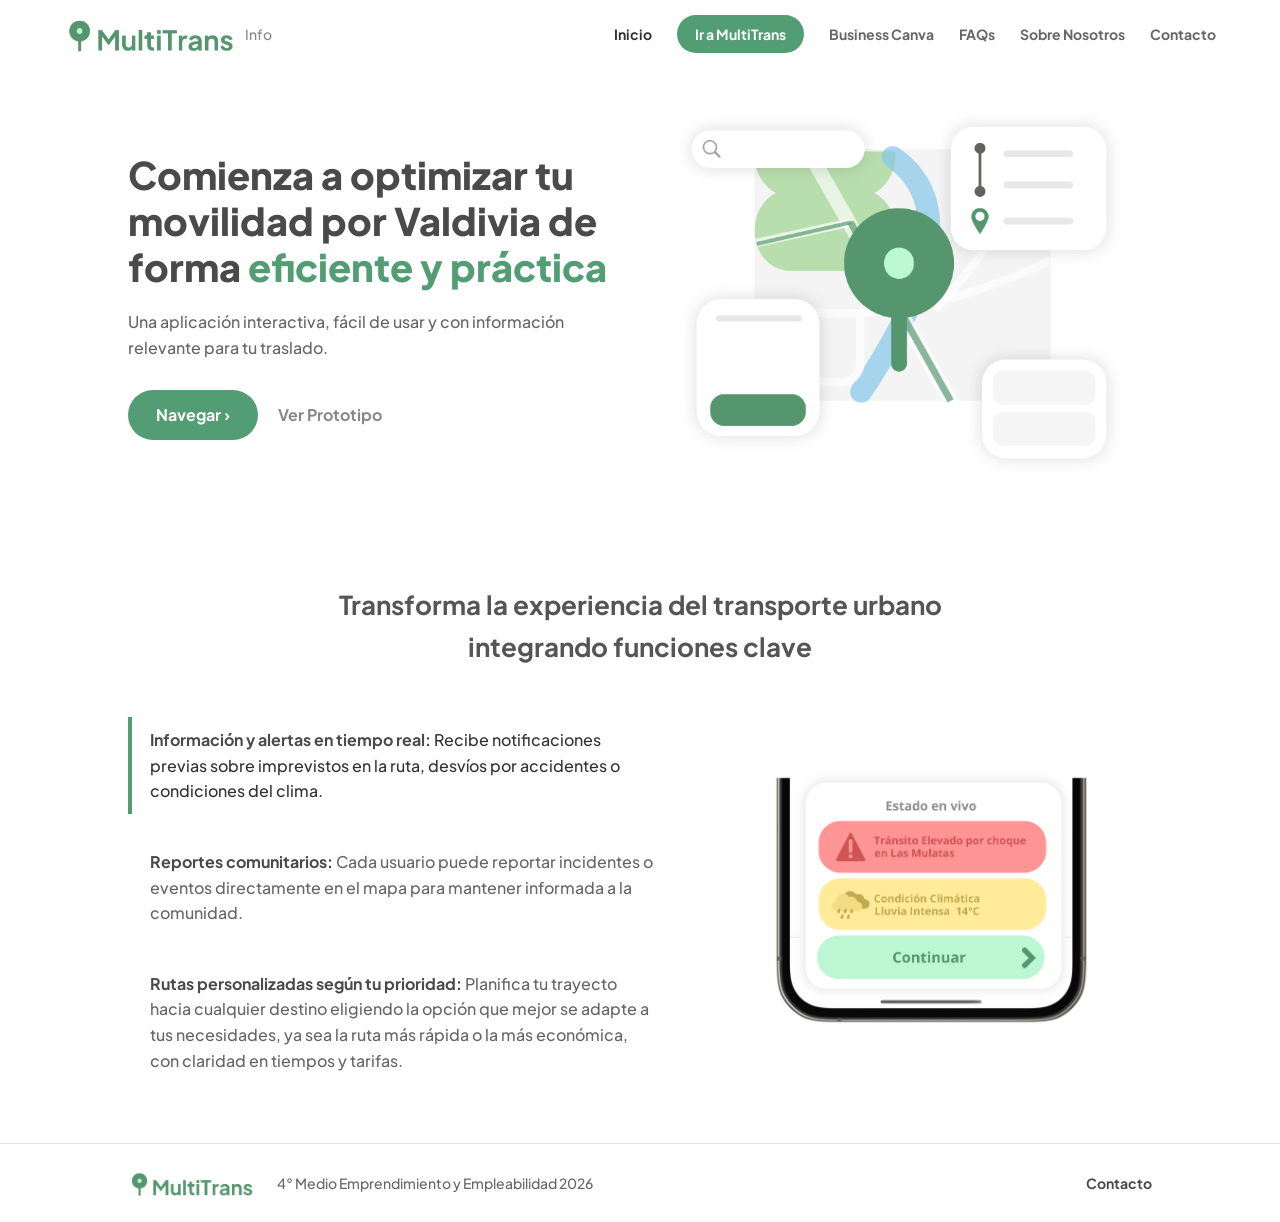
<file: MultiTransInfo/index.html>
<!DOCTYPE html>
<html lang="es">
<head>
  <meta charset="UTF-8">
  <meta name="viewport" content="width=device-width, initial-scale=1.0">
  <title>MultiTrans - Movilidad Urbana en Valdivia</title>

  <!-- Favicon / Ícono de la pestaña -->
  <link rel="icon" type="image/png" href="imagenes/logoicono.png">

  <!-- Fuente Plus Jakarta Sans (Medium: 500, Bold: 700, ExtraBold: 800) -->
  <link rel="preconnect" href="https://fonts.googleapis.com">
  <link rel="preconnect" href="https://fonts.gstatic.com" crossorigin>
  <link href="https://fonts.googleapis.com/css2?family=Plus+Jakarta+Sans:wght@500;700;800&display=swap" rel="stylesheet">

  <link rel="stylesheet" href="css/styles.css">
</head>
<body>

  <!-- Encabezado / Navegación -->
  <header class="navbar">
      <a href="index.html" class="logo-container">
      <img src="imagenes/logo.png" alt="MultiTrans Logo" class="logo-img">
      <span class="logo-text-extra">Info</span>
    </a>

    <!-- Botón Hamburguesa Móvil -->
    <button class="menu-toggle" aria-label="Abrir menú">
      <span class="bar"></span>
      <span class="bar"></span>
      <span class="bar"></span>
    </button>

    <nav class="nav-links">
      <a href="index.html" class="active">Inicio</a>
      <a href="https://multitransapp.netlify.app/" class="btn-green-nav">Ir a MultiTrans</a>
      <a href="./businesscanva/index.html">Business Canva</a>
      <a href="./faqs/index.html">FAQs</a>
      <a href="./sobrenosotros/index.html">Sobre Nosotros</a>
      <a href="./contacto/index.html">Contacto</a>
    </nav>
  </header>

  <main>
    <!-- Sección Principal / Hero -->
    <section class="hero">
      <div class="hero-content">
        <h1>Comienza a optimizar tu movilidad por Valdivia de forma <span>eficiente y práctica</span></h1>
        <p>Una aplicación interactiva, fácil de usar y con información relevante para tu traslado.</p>
        <div class="hero-buttons">
          <a href="../MultiTransApp/index.html" class="btn-primary">Navegar &rsaquo;</a>
          <a href="#" class="btn-secondary">Ver Prototipo</a>
        </div>
      </div>
      <div class="hero-image">
        <img src="imagenes/hero-ilustration.png" alt="Ilustración de movilidad urbana y mapa">
      </div>
    </section>

    <!-- Sección Interactiva: Funciones Clave -->
    <section class="features-section">
      <h2 class="section-title">Transforma la experiencia del transporte urbano integrando funciones clave</h2>

      <div class="interactive-container">
        <!-- Lista de Opciones (Izquierda) -->
        <div class="feature-options">
          <div class="feature-item active" data-image="imagenes/app-informacion-alertas.png">
            <p><strong>Información y alertas en tiempo real:</strong> Recibe notificaciones previas sobre imprevistos en la ruta, desvíos por accidentes o condiciones del clima.</p>
          </div>
          <div class="feature-item" data-image="imagenes/app-reportes-comunitarios.png">
            <p><strong>Reportes comunitarios:</strong> Cada usuario puede reportar incidentes o eventos directamente en el mapa para mantener informada a la comunidad.</p>
          </div>
          <div class="feature-item" data-image="imagenes/app-rutas-personalizadas.png">
            <p><strong>Rutas personalizadas según tu prioridad:</strong> Planifica tu trayecto hacia cualquier destino eligiendo la opción que mejor se adapte a tus necesidades, ya sea la ruta más rápida o la más económica, con claridad en tiempos y tarifas.</p>
          </div>
        </div>

        <!-- Muestra de Pantalla de la App (Derecha) -->
            <div class="app-preview-container">
                <div class="image-wrapper">
                    <img id="app-screen-back" class="app-screen" src="imagenes/app-informacion-alertas.png" alt="Pantalla de fondo">
                    <img id="app-screen-front" class="app-screen" src="imagenes/app-informacion-alertas.png" alt="Pantalla frontal">
                </div>
            </div>
    </section>
  </main>

  <!-- Pie de página -->
  <footer class="footer">
  <div class="footer-content">
    <div class="footer-left">
      <a href="index.html" class="footer-logo-link">
        <img src="imagenes/logo.png" alt="MultiTrans Logo" class="footer-logo">
      </a>
      <span class="footer-subtext">4° Medio Emprendimiento y Empleabilidad 2026</span>
    </div>
    <div class="footer-right">
      <a href="contacto/index.html">Contacto</a>
    </div>
  </div>
</footer>

  <script src="js/main.js"></script>
</body>
</html>
</file>
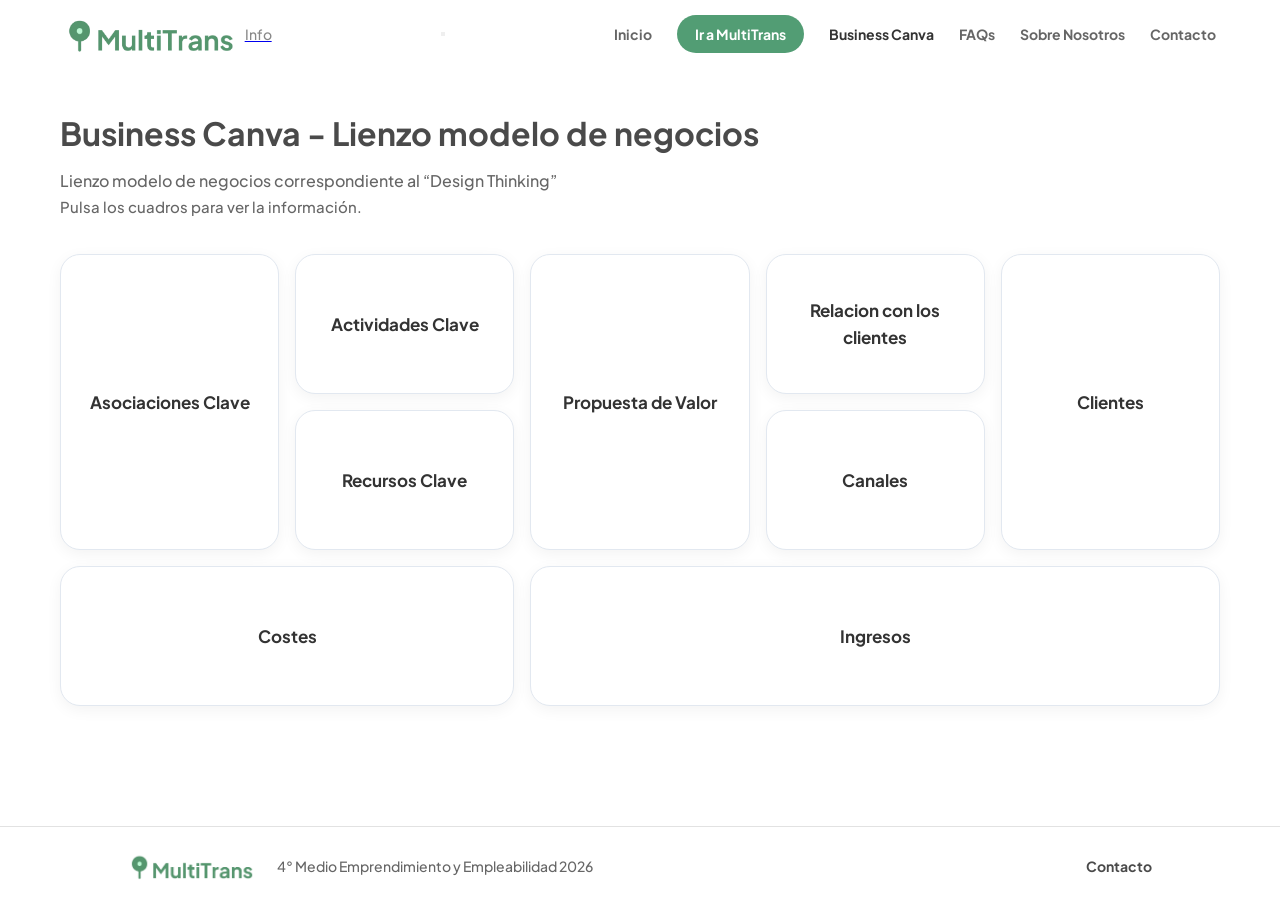
<file: MultiTransInfo/businesscanva/index.html>
<!DOCTYPE html>
<html lang="es">
<head>
  <meta charset="UTF-8">
  <meta name="viewport" content="width=device-width, initial-scale=1.0">
  <title>Business Canva - MultiTrans</title>

  <!-- Favicon / Ícono de la pestaña -->
  <link rel="icon" type="image/png" href="../imagenes/logoicono.png">
  
  <!-- Fuente Plus Jakarta Sans -->
  <link rel="preconnect" href="https://fonts.googleapis.com">
  <link rel="preconnect" href="https://fonts.gstatic.com" crossorigin>
  <link href="https://fonts.googleapis.com/css2?family=Plus+Jakarta+Sans:wght@500;700;800&display=swap" rel="stylesheet">

  <!-- CSS desde la carpeta raíz css/ -->
  <link rel="stylesheet" href="../css/estilosbusinesscanva.css">
</head>
<body>

  <!-- Encabezado / Navegación -->
  <header class="navbar">
    <a href="../index.html" class="logo-container">
    <img src="../imagenes/logo.png" alt="MultiTrans Logo" class="logo-img">
    <span class="logo-text-extra">Info</span>
  </a>

    <!-- Botón del Menú Hamburguesa -->
  <button class="menu-toggle" aria-label="Abrir menú">
    <span class="bar"></span>
    <span class="bar"></span>
    <span class="bar"></span>
  </button>
  
    <nav class="nav-links">
      <a href="../index.html">Inicio</a>
      <a href="https://multitransapp.netlify.app/" class="btn-green-nav">Ir a MultiTrans</a>
      <a href="./index.html" class="active">Business Canva</a>
      <a href="../faqs/index.html">FAQs</a>
      <a href="../sobrenosotros/index.html">Sobre Nosotros</a>
      <a href="../contacto/index.html">Contacto</a>
    </nav>
  </header>

  <main class="canva-container">
    <section class="canva-header">
      <h1>Business Canva - Lienzo modelo de negocios</h1>
      <p class="subtitle-main">Lienzo modelo de negocios correspondiente al “Design Thinking”</p>
      <p class="subtitle-sub">Pulsa los cuadros para ver la información.</p>
    </section>

    <!-- Grilla del Lienzo Canva -->
    <div class="canva-grid">
      <!-- 1. Asociaciones Clave -->
      <div class="canva-card card-asociaciones" data-modal="modal-asociaciones">
        <h3>Asociaciones Clave</h3>
      </div>

      <!-- 2. Actividades Clave -->
      <div class="canva-card card-actividades" data-modal="modal-actividades">
        <h3>Actividades Clave</h3>
      </div>

      <!-- 3. Recursos Clave -->
      <div class="canva-card card-recursos" data-modal="modal-recursos">
        <h3>Recursos Clave</h3>
      </div>

      <!-- 4. Propuesta de Valor -->
      <div class="canva-card card-valor" data-modal="modal-valor">
        <h3>Propuesta de Valor</h3>
      </div>

      <!-- 5. Relacion con los clientes -->
      <div class="canva-card card-relacion" data-modal="modal-relacion">
        <h3>Relacion con los clientes</h3>
      </div>

      <!-- 6. Canales -->
      <div class="canva-card card-canales" data-modal="modal-canales">
        <h3>Canales</h3>
      </div>

      <!-- 7. Clientes -->
      <div class="canva-card card-clientes" data-modal="modal-clientes">
        <h3>Clientes</h3>
      </div>

      <!-- 8. Costes -->
      <div class="canva-card card-costes" data-modal="modal-costes">
        <h3>Costes</h3>
      </div>

      <!-- 9. Ingresos -->
      <div class="canva-card card-ingresos" data-modal="modal-ingresos">
        <h3>Ingresos</h3>
      </div>
    </div>
  </main>

  <!-- Ventana Modal Emergente -->
  <div id="modal-overlay" class="modal-overlay">
    <div class="modal-box">
      <button id="modal-close" class="modal-close">&times;</button>
      <h2 id="modal-title"></h2>
      <div id="modal-body" class="modal-body"></div>
    </div>
  </div>

  <!-- Contenido Oculto para las Ventanas Modales -->
  <div id="modals-data" style="display: none;">
    <div id="modal-asociaciones" data-title="Asociaciones Clave">
      <p>Seremi de Transportes y Telecomunicaciones / Municipalidad de Valdivia: Apoyo institucional e integración de datos públicos.</p>
      <p>Líneas de micros y gremios de colectivos: Disposición para compartir o instalar sensores GPS y validar recorridos.</p>
      <p>Paraderos de mapas e infraestructura cloud: Google Mapas API, Mapbox, AWS, OpenStreetMap o Google Cloud.</p>
    </div>

    <div id="modal-actividades" data-title="Actividades Clave">
      <p>Desarrollo y mantenimiento de Software: Actualizaciones constantes de la app para asegurar precisión y estabilidad.</p>
      <p>Gestión de datos e integraciones: Calibración de señal GPS y mantenimiento de rutas / tarifas actualizadas.</p>
      <p>Marketing y adquisición de usuarios: Campañas locales de adopción en la app.</p>
    </div>

    <div id="modal-recursos" data-title="Recursos Clave">
      <p>Tecnología e Infraestructura: Algoritmos de enrutamiento, servidores y la aplicación móvil (iOS / Android)</p>
      <p>Datos GPS en tiempo real: Integración con los dispositivos GPS instalados en micros y colectivos.</p>
      <p>Base de datos de rutas y tarifas: Información actualizada de líneas, recorridos y costos de pasaje en Valdivia</p>
    </div>

    <div id="modal-valor" data-title="Propuesta de valor">
      <p>MultiTrans optimiza la movilidad urbana en Valdivia
         ofreciendo visibilidad en tiempo real (GPS) del transporte público 
         (micros y colectivos de todas las líneas), cálculo de tiempos de viaje, tarifas e itinerarios detallados en una sola plataforma.</p>
    </div>

    <div id="modal-relacion" data-title="Relacion con los clientes">
      <p>Automática y Self-Service: INterfaz intuitiva, alertas de tiempos de llegada y notificaciones contextuales.</p>
      <p>Colaborativa / Comunitaria: Opción para que los usuarios reporten desvíos, tacos o contingencias en la ruta.</p>
    </div>

    <div id="modal-canales" data-title="Canales">
      <p>Aplicación móvil (iOS / Android).</p>
      <p>Sitio web oficial e informativo.</p>
      <p>Campañas de difusión en paraderos y transporte público.</p>
    </div>

    <div id="modal-clientes" data-title="Clientes">
      <p>Usuarios / Pasajeros: Residentes de Valdivia, estudiantes universitarios, adultos mayores y turistas que necesitan desplazarse de forma eficiente</p>
      <p>Conductores y Líneas de transporte: Sindicatos o líneas de micros y colectivos que buscan visibilidad, métricas de demanda o un canal directo de comunicación con el usuario.</p>
      <p>Difusión Local: Alianzas con federaciones de estudiantes (F.E U.A.C.h), paraderos de micros,
         redes sociales orientadas a la comunidad valdiviana (Grupos de avisos).</p>
      <p>Comercios locales / Anunciantes: Negocios en Valdivia interesados en promocionarse según la ubicación del usuario. (Opcional)</p>
    </div>

    <div id="modal-costes" data-title="Costes">
      <p>Servicios de infraestructura y mapas: Licencias de API de mapas y alojamiento en la nube.</p>
      <p>Desarrollo y soporte técnico: Mantenimiento, corrección de errores y nuevas funcionalidades.</p>
      <p>Marketing y difusión: Costos de adquisición de usuarios en la zona.</p>
    </div>

    <div id="modal-ingresos" data-title="Ingresos">
      <p>Freemium / Publicidad Geo-Localizada: Anuncios de comercios locales de Valdivia integrados en el mapa o en la búsqueda de rutas.</p>
      <p>B2B / Data Analytics: Ventas de reportes anonimizados de movilidad urbana a la Municipalidad,
         Seremi de Transporte o las propias líneas de micro / colectivos para optimizar sus flotas.</p>
    </div>
  </div>

  <!-- Pie de página -->
  <footer class="footer">
  <div class="footer-content">
    <div class="footer-left">
      <a href="../index.html" class="footer-logo-link">
        <img src="../imagenes/logo.png" alt="MultiTrans Logo" class="footer-logo">
      </a>
      <span class="footer-subtext">4° Medio Emprendimiento y Empleabilidad 2026</span>
    </div>
    <div class="footer-right">
      <a href="../contacto/index.html">Contacto</a>
    </div>
  </div>
</footer>

  <!-- Script desde la carpeta raíz js/ -->
  <script src="../js/canva.js"></script>
</body>
</html>
</file>
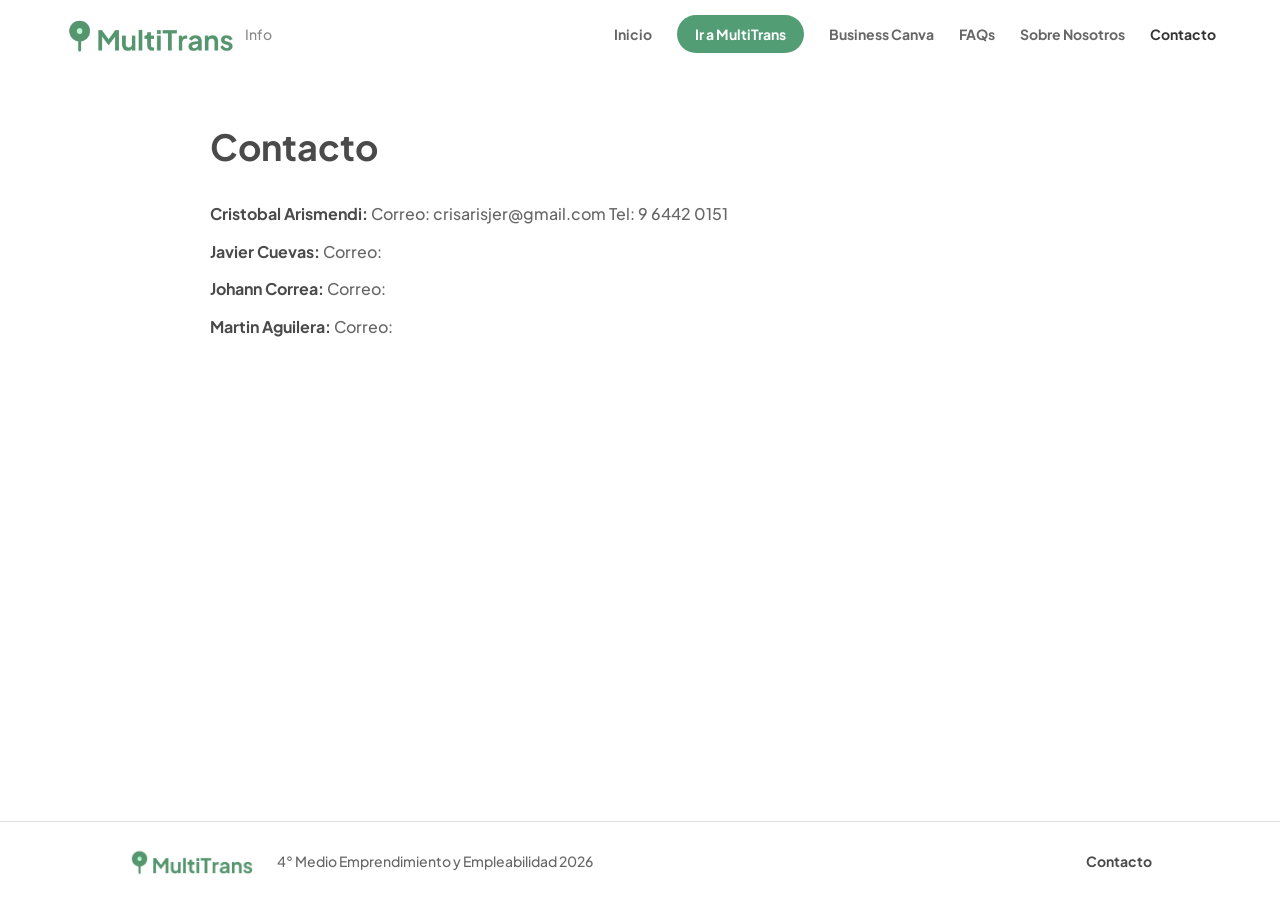
<file: MultiTransInfo/contacto/index.html>
<!DOCTYPE html>
<html lang="es">
<head>
  <meta charset="UTF-8">
  <meta name="viewport" content="width=device-width, initial-scale=1.0">
  <title>Contacto - MultiTrans</title>

  <!-- Favicon / Ícono de la pestaña -->
  <link rel="icon" type="image/png" href="../imagenes/logoicono.png">

  <!-- Fuente Plus Jakarta Sans -->
  <link rel="preconnect" href="https://fonts.googleapis.com">
  <link rel="preconnect" href="https://fonts.gstatic.com" crossorigin>
  <link href="https://fonts.googleapis.com/css2?family=Plus+Jakarta+Sans:wght@500;700;800&display=swap" rel="stylesheet">

  <!-- Hoja de estilos en la carpeta raíz css/ -->
  <link rel="stylesheet" href="../css/estiloscontacto.css">
</head>
<body>

  <!-- Encabezado / Navegación -->
  <header class="navbar">
    <a href="../index.html" class="logo-container">
    <img src="../imagenes/logo.png" alt="MultiTrans Logo" class="logo-img">
    <span class="logo-text-extra">Info</span>
  </a>

    <!-- Botón Menú Hamburguesa -->
    <button class="menu-toggle" aria-label="Abrir menú">
      <span class="bar"></span>
      <span class="bar"></span>
      <span class="bar"></span>
    </button>

    <nav class="nav-links">
      <a href="../index.html">Inicio</a>
      <a href="https://multitransapp.netlify.app/" class="btn-green-nav">Ir a MultiTrans</a>
      <a href="../businesscanva/index.html">Business Canva</a>
      <a href="../faqs/index.html">FAQs</a>
      <a href="../sobrenosotros/index.html">Sobre Nosotros</a>
      <a href="./index.html" class="active">Contacto</a>
    </nav>
  </header>

  <main class="contact-container">
    <section class="contact-header">
      <h1>Contacto</h1>
    </section>

    <section class="contact-list">
      <p class="contact-item">
        <strong>Cristobal Arismendi:</strong> Correo: <a href="mailto:crisarisjer@gmail.com">crisarisjer@gmail.com</a> Tel: <a href="tel:+56964420151">9 6442 0151</a>
      </p>
      <p class="contact-item">
        <strong>Javier Cuevas:</strong> Correo:
      </p>
      <p class="contact-item">
        <strong>Johann Correa:</strong> Correo:
      </p>
      <p class="contact-item">
        <strong>Martin Aguilera:</strong> Correo:
      </p>
    </section>
  </main>

  <!-- Pie de página -->
  <footer class="footer">
  <div class="footer-content">
    <div class="footer-left">
      <a href="../index.html" class="footer-logo-link">
        <img src="../imagenes/logo.png" alt="MultiTrans Logo" class="footer-logo">
      </a>
      <span class="footer-subtext">4° Medio Emprendimiento y Empleabilidad 2026</span>
    </div>
    <div class="footer-right">
      <a href="../contacto/index.html">Contacto</a>
    </div>
  </div>
</footer>

  <!-- Archivo JS centralizado en js/ -->
  <script src="../js/contacto.js"></script>
</body>
</html>
</file>
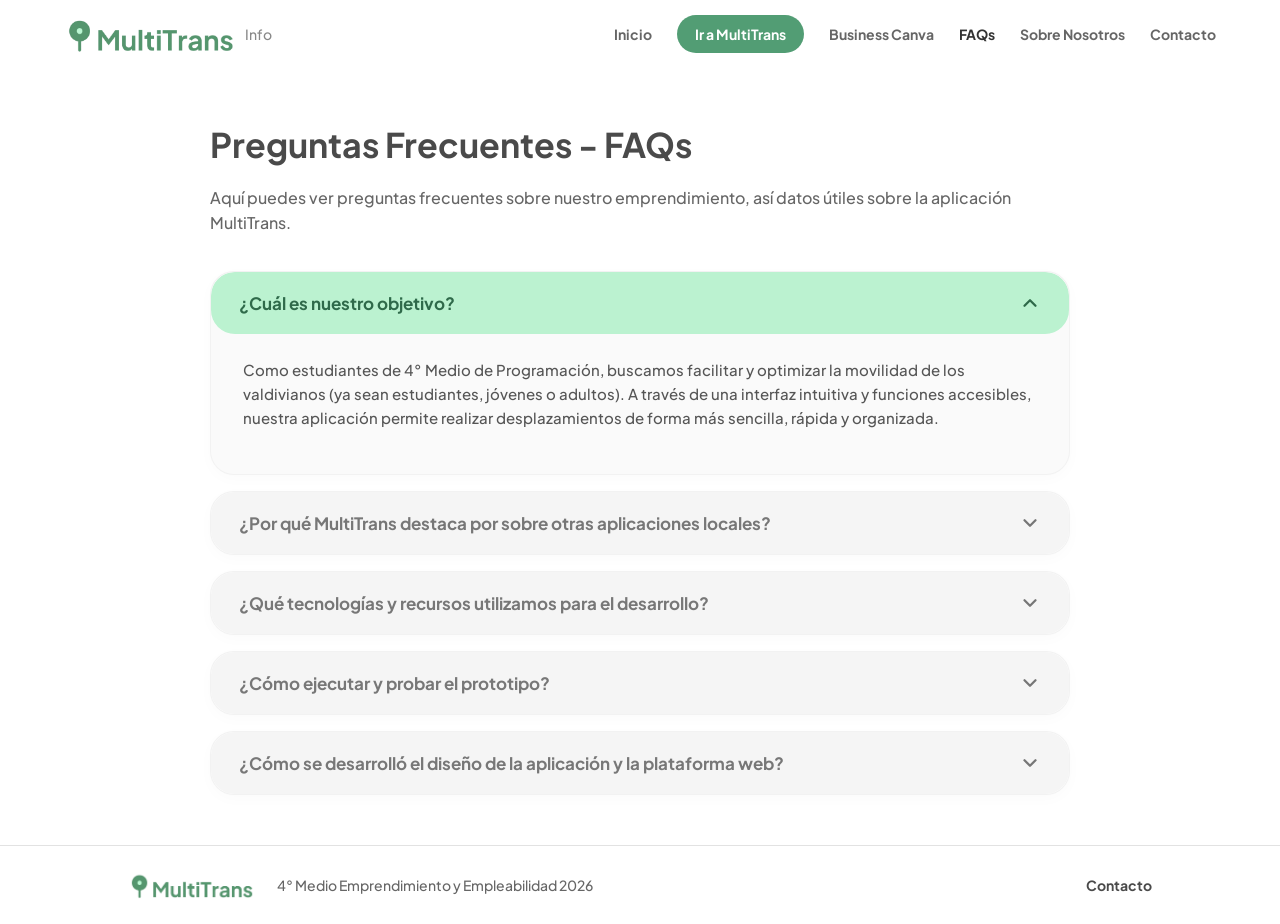
<file: MultiTransInfo/faqs/index.html>
<!DOCTYPE html>
<html lang="es">
<head>
  <meta charset="UTF-8">
  <meta name="viewport" content="width=device-width, initial-scale=1.0">
  <title>Preguntas Frecuentes - FAQs | MultiTrans</title>

  <!-- Favicon / Ícono de la pestaña -->
  <link rel="icon" type="image/png" href="../imagenes/logoicono.png">

  <!-- Fuente Plus Jakarta Sans -->
  <link rel="preconnect" href="https://fonts.googleapis.com">
  <link rel="preconnect" href="https://fonts.gstatic.com" crossorigin>
  <link href="https://fonts.googleapis.com/css2?family=Plus+Jakarta+Sans:wght@500;700;800&display=swap" rel="stylesheet">

  <!-- Hoja de estilos centralizada en css/ -->
  <link rel="stylesheet" href="../css/estilosfaqs.css">
</head>
<body>

  <!-- Encabezado / Navegación -->
  <header class="navbar">
    <a href="../index.html" class="logo-container">
    <img src="../imagenes/logo.png" alt="MultiTrans Logo" class="logo-img">
    <span class="logo-text-extra">Info</span>
  </a>

  <!-- Botón Menú Hamburguesa -->
  <button class="menu-toggle" aria-label="Abrir menú">
    <span class="bar"></span>
    <span class="bar"></span>
    <span class="bar"></span>
  </button>

    <nav class="nav-links">
      <a href="../index.html">Inicio</a>
      <a href="https://multitransapp.netlify.app/" class="btn-green-nav">Ir a MultiTrans</a>
      <a href="../businesscanva/index.html">Business Canva</a>
      <a href="./index.html" class="active">FAQs</a>
      <a href="../sobrenosotros/index.html">Sobre Nosotros</a>
      <a href="../contacto/index.html">Contacto</a>
    </nav>
  </header>

  <main class="faqs-container">
    <section class="faqs-header">
      <h1>Preguntas Frecuentes - FAQs</h1>
      <p>Aquí puedes ver preguntas frecuentes sobre nuestro emprendimiento, así datos útiles sobre la aplicación MultiTrans.</p>
    </section>

    <!-- Acordeón de Preguntas -->
    <div class="accordion">

      <!-- Pregunta 1 (Abierta por defecto) -->
      <div class="accordion-item active">
        <button class="accordion-header">
          <span>¿Cuál es nuestro objetivo?</span>
          <svg class="chevron-icon" viewBox="0 0 24 24" fill="none" stroke="currentColor" stroke-width="2.5" stroke-linecap="round" stroke-linejoin="round">
            <polyline points="6 9 12 15 18 9"></polyline>
          </svg>
        </button>
        <div class="accordion-content">
          <p>Como estudiantes de 4° Medio de Programación, buscamos facilitar y optimizar la movilidad de los valdivianos (ya sean estudiantes, jóvenes o adultos). A través de una interfaz intuitiva y funciones accesibles, nuestra aplicación permite realizar desplazamientos de forma más sencilla, rápida y organizada.</p>
        </div>
      </div>

      <!-- Pregunta 2 -->
      <div class="accordion-item">
        <button class="accordion-header">
          <span>¿Por qué MultiTrans destaca por sobre otras aplicaciones locales?</span>
          <svg class="chevron-icon" viewBox="0 0 24 24" fill="none" stroke="currentColor" stroke-width="2.5" stroke-linecap="round" stroke-linejoin="round">
            <polyline points="6 9 12 15 18 9"></polyline>
          </svg>
        </button>
        <div class="accordion-content">
          <p>MultiTrans ofrece información relevante y herramientas avanzadas para optimizar el traslado diario. Entre sus principales características, cuenta con notificaciones en tiempo real sobre desvíos, accidentes y condiciones climáticas, además de permitir a los usuarios reportar imprevistos en puntos específicos de la comuna.</p>
          <p>Asimismo, al planificar una ruta hacia un destino, la aplicación ofrece distintas alternativas según las prioridades del usuario, permitiéndole elegir entre el trayecto más rápido o la opción más económica en función del transporte y su tarifa.</p>
        </div>
      </div>

      <!-- Pregunta 3 -->
      <div class="accordion-item">
        <button class="accordion-header">
          <span>¿Qué tecnologías y recursos utilizamos para el desarrollo?</span>
          <svg class="chevron-icon" viewBox="0 0 24 24" fill="none" stroke="currentColor" stroke-width="2.5" stroke-linecap="round" stroke-linejoin="round">
            <polyline points="6 9 12 15 18 9"></polyline>
          </svg>
        </button>
        <div class="accordion-content">
          <p>Para la construcción y despliegue del proyecto MultiTrans, seleccionamos un ecosistema de herramientas modernas adaptadas tanto para la plataforma móvil como para la web:</p>
          <ul>
            <li><strong>Desarrollo Móvil (Aplicación):</strong>
              <ul>
                <li>Framework & IDE: Utilizamos Flutter sobre Android Studio (Build: Feature Drop / Rabbit) para construir la aplicación nativa y multiplataforma.</li>
                <li>Emulación & Pruebas: Ejecución y pruebas de interfaz en Android Emulator.</li>
              </ul>
            </li>
            <li><strong>Desarrollo Web:</strong>
              <ul>
                <li>Tecnologías Base: Estructura y diseño con HTML5, CSS3 y lógica interactiva en JavaScript.</li>
              </ul>
            </li>
            <li><strong>Optimización de Tiempos y Asistencia IA:</strong>
              <ul>
                <li>Integramos Gemini AI como herramienta de aceleración de desarrollo y asistencia en el aprendizaje acelerado de Flutter y Dart, permitiéndonos optimizar los tiempos de entrega y resolver desafíos técnicos durante el prototipado.</li>
              </ul>
            </li>
          </ul>
        </div>
      </div>

      <!-- Pregunta 4 -->
      <div class="accordion-item">
        <button class="accordion-header">
          <span>¿Cómo ejecutar y probar el prototipo?</span>
          <svg class="chevron-icon" viewBox="0 0 24 24" fill="none" stroke="currentColor" stroke-width="2.5" stroke-linecap="round" stroke-linejoin="round">
            <polyline points="6 9 12 15 18 9"></polyline>
          </svg>
        </button>
        <div class="accordion-content">
          <p>Para probar y explorar la aplicación MultiTrans, se dispone de dos modalidades de entorno dentro de Android Studio:</p>
          <ol>
            <li><strong>Mediante Emulador de Android (Entorno Virtual):</strong>
              <ul>
                <li>Selecciona el dispositivo virtual deseado desde el Device Manager de Android Studio y ejecuta la compilación directa del proyecto (Run/Debug).</li>
              </ul>
            </li>
            <li><strong>En un Dispositivo Físico (Smartphone Android):</strong>
              <ul>
                <li>Vía Cable USB: Activa la Depuración por USB en las Opciones de Desarrollador del teléfono y conecta el equipo al computador host.</li>
                <li>Vía Inalámbrica (Wi-Fi): Empareja el smartphone con el computador host mediante la función de Depuración Inalámbrica (vía código QR o PIN) dentro del mismo entorno de red.</li>
              </ul>
            </li>
          </ol>
        </div>
      </div>

      <!-- Pregunta 5 -->
      <div class="accordion-item">
        <button class="accordion-header">
          <span>¿Cómo se desarrolló el diseño de la aplicación y la plataforma web?</span>
          <svg class="chevron-icon" viewBox="0 0 24 24" fill="none" stroke="currentColor" stroke-width="2.5" stroke-linecap="round" stroke-linejoin="round">
            <polyline points="6 9 12 15 18 9"></polyline>
          </svg>
        </button>
        <div class="accordion-content">
          <p>El proceso de diseño de la interfaz de usuario (UI) y experiencia de usuario (UX) de MultiTrans se llevó a cabo en tres fases principales:</p>
          <ul>
            <li><strong>Bocetado Inicial (Wireframing):</strong> Comenzamos con esquemas y bocetos a mano en papel para definir la estructura básica y el flujo de navegación.</li>
            <li><strong>Prototipado Visual (UI/UX en Canva):</strong> Diseñamos las pantallas digitales inspirándonos en interfaces minimalistas, limpias e intuitivas de aplicaciones líderes como Google y Uber.</li>
            <li><strong>Implementación y Maquetación:</strong>
              <ul>
                <li>Aplicación Móvil: Tradujimos los componentes visuales a código nativo utilizando el sistema de widgets de Flutter.</li>
                <li>Página Web: Maquetamos el diseño adaptativo (responsive) mediante HTML5 y CSS3.</li>
              </ul>
            </li>
          </ul>
        </div>
      </div>

    </div>
  </main>

  <!-- Pie de página -->
  <footer class="footer">
  <div class="footer-content">
    <div class="footer-left">
      <a href="../index.html" class="footer-logo-link">
        <img src="../imagenes/logo.png" alt="MultiTrans Logo" class="footer-logo">
      </a>
      <span class="footer-subtext">4° Medio Emprendimiento y Empleabilidad 2026</span>
    </div>
    <div class="footer-right">
      <a href="../contacto/index.html">Contacto</a>
    </div>
  </div>
</footer>

  <!-- Archivo JS centralizado en js/ -->
  <script src="../js/faqs.js"></script>
</body>
</html>
</file>
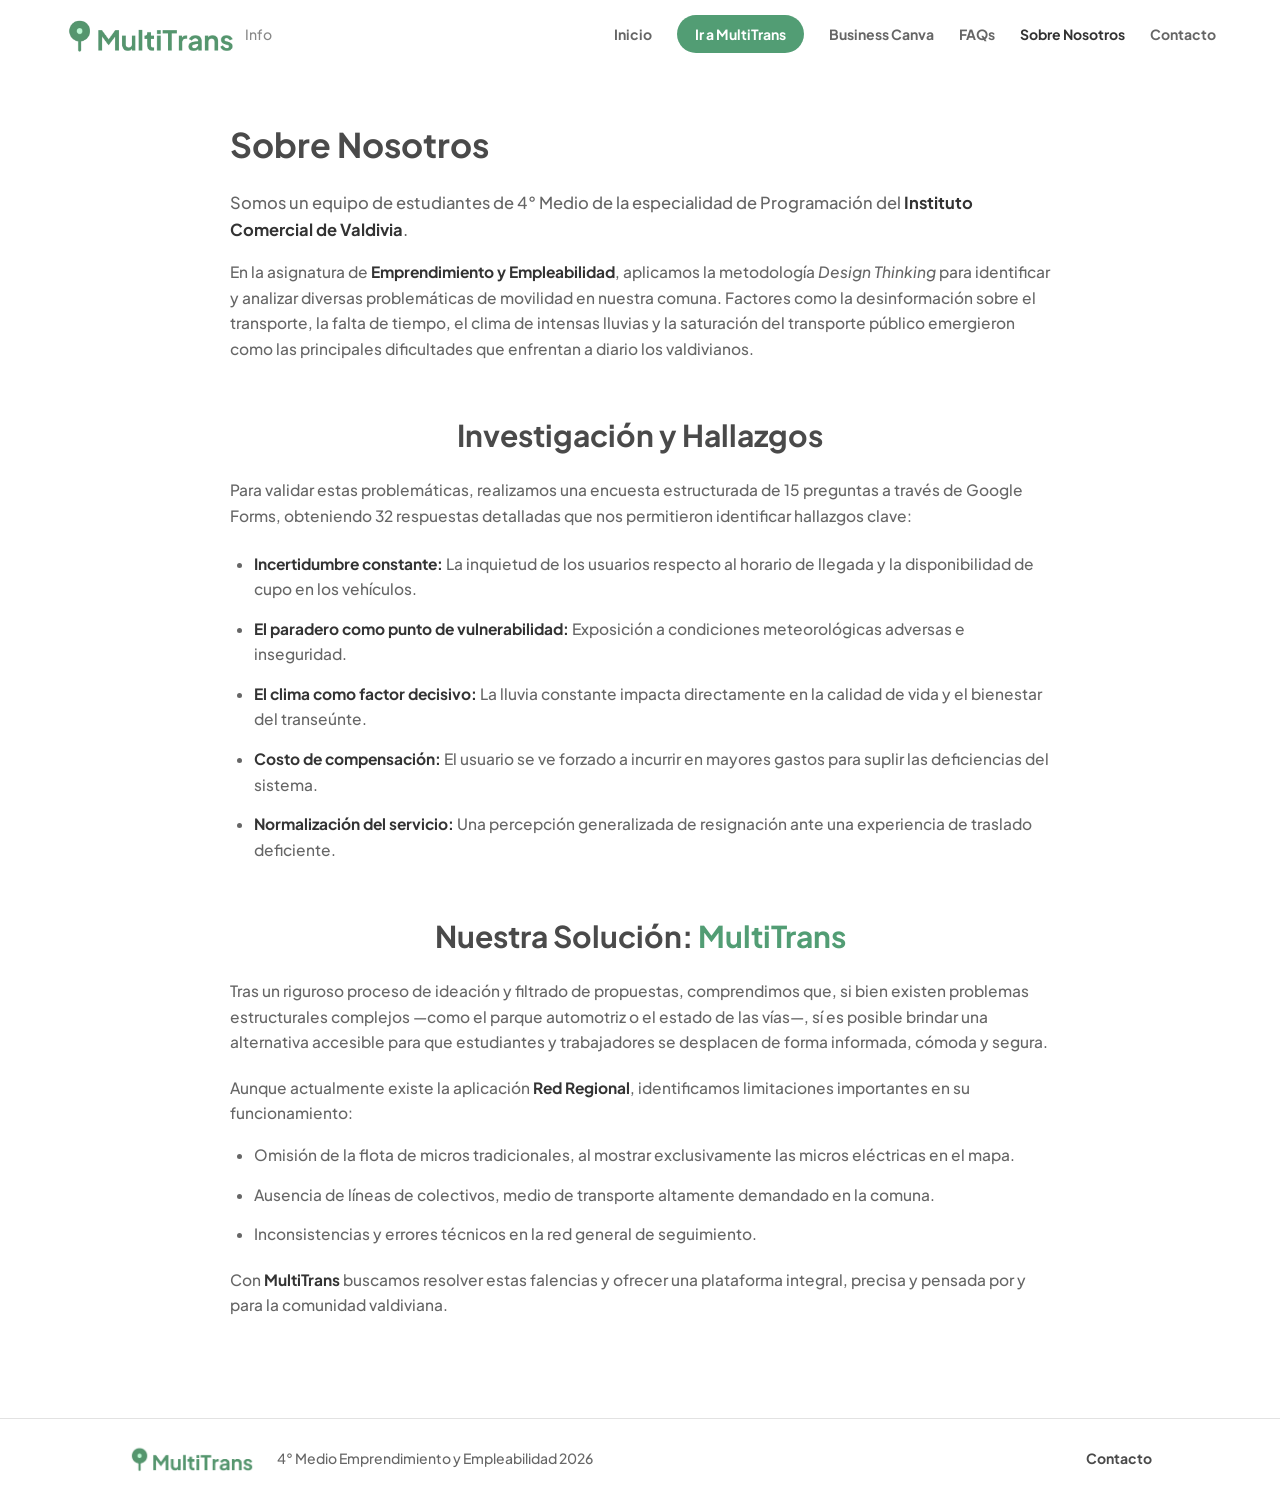
<file: MultiTransInfo/sobrenosotros/index.html>
<!DOCTYPE html>
<html lang="es">
<head>
  <meta charset="UTF-8">
  <meta name="viewport" content="width=device-width, initial-scale=1.0">
  <title>Sobre Nosotros - MultiTrans</title>

  <!-- Favicon / Ícono de la pestaña -->
  <link rel="icon" type="image/png" href="../imagenes/logoicono.png">

  <!-- Fuente Plus Jakarta Sans -->
  <link rel="preconnect" href="https://fonts.googleapis.com">
  <link rel="preconnect" href="https://fonts.gstatic.com" crossorigin>
  <link href="https://fonts.googleapis.com/css2?family=Plus+Jakarta+Sans:wght@500;700;800&display=swap" rel="stylesheet">

  <!-- Hoja de estilos en la carpeta raíz css/ -->
  <link rel="stylesheet" href="../css/estilossobrenosotros.css">
</head>
<body>

  <!-- Encabezado / Navegación -->
  <header class="navbar">
    <a href="../index.html" class="logo-container">
    <img src="../imagenes/logo.png" alt="MultiTrans Logo" class="logo-img">
    <span class="logo-text-extra">Info</span>
  </a>

    <!-- Botón Menú Hamburguesa -->
    <button class="menu-toggle" aria-label="Abrir menú">
      <span class="bar"></span>
      <span class="bar"></span>
      <span class="bar"></span>
    </button>

    <nav class="nav-links">
      <a href="../index.html">Inicio</a>
      <a href="https://multitransapp.netlify.app/" class="btn-green-nav">Ir a MultiTrans</a>
      <a href="../businesscanva/index.html">Business Canva</a>
      <a href="../faqs/index.html">FAQs</a>
      <a href="./index.html" class="active">Sobre Nosotros</a>
      <a href="../contacto/index.html">Contacto</a>
    </nav>
  </header>

  <main class="about-container">
    
    <!-- Sección Introductoria -->
    <section class="about-section intro-section">
      <h1>Sobre Nosotros</h1>
      <p class="intro-text">
        Somos un equipo de estudiantes de 4° Medio de la especialidad de Programación del <strong>Instituto Comercial de Valdivia</strong>.
      </p>
      <p>
        En la asignatura de <strong>Emprendimiento y Empleabilidad</strong>, aplicamos la metodología <em>Design Thinking</em> para identificar y analizar diversas problemáticas de movilidad en nuestra comuna. Factores como la desinformación sobre el transporte, la falta de tiempo, el clima de intensas lluvias y la saturación del transporte público emergieron como las principales dificultades que enfrentan a diario los valdivianos.
      </p>
    </section>

    <!-- Sección Investigación y Hallazgos -->
    <section class="about-section findings-section">
      <h2 class="section-title text-center">Investigación y Hallazgos</h2>
      <p class="section-desc">
        Para validar estas problemáticas, realizamos una encuesta estructurada de 15 preguntas a través de Google Forms, obteniendo 32 respuestas detalladas que nos permitieron identificar hallazgos clave:
      </p>

      <ul class="findings-list">
        <li>
          <strong>Incertidumbre constante:</strong> La inquietud de los usuarios respecto al horario de llegada y la disponibilidad de cupo en los vehículos.
        </li>
        <li>
          <strong>El paradero como punto de vulnerabilidad:</strong> Exposición a condiciones meteorológicas adversas e inseguridad.
        </li>
        <li>
          <strong>El clima como factor decisivo:</strong> La lluvia constante impacta directamente en la calidad de vida y el bienestar del transeúnte.
        </li>
        <li>
          <strong>Costo de compensación:</strong> El usuario se ve forzado a incurrir en mayores gastos para suplir las deficiencias del sistema.
        </li>
        <li>
          <strong>Normalización del servicio:</strong> Una percepción generalizada de resignación ante una experiencia de traslado deficiente.
        </li>
      </ul>
    </section>

    <!-- Sección Nuestra Solución -->
    <section class="about-section solution-section">
      <h2 class="section-title text-center">Nuestra Solución: <span>MultiTrans</span></h2>
      <p>
        Tras un riguroso proceso de ideación y filtrado de propuestas, comprendimos que, si bien existen problemas estructurales complejos —como el parque automotriz o el estado de las vías—, sí es posible brindar una alternativa accesible para que estudiantes y trabajadores se desplacen de forma informada, cómoda y segura.
      </p>

      <p class="paragraph-spacing">
        Aunque actualmente existe la aplicación <strong>Red Regional</strong>, identificamos limitaciones importantes en su funcionamiento:
      </p>

      <ul class="solution-list">
        <li>Omisión de la flota de micros tradicionales, al mostrar exclusivamente las micros eléctricas en el mapa.</li>
        <li>Ausencia de líneas de colectivos, medio de transporte altamente demandado en la comuna.</li>
        <li>Inconsistencias y errores técnicos en la red general de seguimiento.</li>
      </ul>

      <p class="final-statement">
        Con <strong>MultiTrans</strong> buscamos resolver estas falencias y ofrecer una plataforma integral, precisa y pensada por y para la comunidad valdiviana.
      </p>
    </section>

  </main>

  <!-- Pie de página -->
 <footer class="footer">
  <div class="footer-content">
    <div class="footer-left">
      <a href="../index.html" class="footer-logo-link">
        <img src="../imagenes/logo.png" alt="MultiTrans Logo" class="footer-logo">
      </a>
      <span class="footer-subtext">4° Medio Emprendimiento y Empleabilidad 2026</span>
    </div>
    <div class="footer-right">
      <a href="../contacto/index.html">Contacto</a>
    </div>
  </div>
</footer>

  <!-- Archivo JS centralizado en js/ -->
  <script src="../js/sobrenosotros.js"></script>
</body>
</html>
</file>
<file: MultiTransInfo/css/styles.css>
/* Variables y Configuración General */
:root {
  --primary-green: #529d74;
  --text-dark: #333333;
  --text-gray: #666666;
  --bg-light: #ffffff;
}

* {
  box-sizing: border-box;
  margin: 0;
  padding: 0;
  font-family: 'Plus Jakarta Sans', sans-serif;
}

body {
  background-color: var(--bg-light);
  color: var(--text-dark);
  line-height: 1.6;
  font-weight: 500;
  min-height: 100vh;
  display: flex;
  flex-direction: column;
}

main {
  flex: 1;
}

b, strong, h1, h2, h3, h4, h5, h6 {
  font-weight: 700;
}

/* Encabezado / Navbar */
.navbar {
  display: flex;
  justify-content: space-between;
  align-items: center;
  padding: 15px 5%;
  background-color: #fff;
  position: relative;
  z-index: 1000;
}

.logo-container, .footer-logo-link {
  display: inline-flex;
  align-items: center;
  text-decoration: none;
  gap: 6px;
}

.logo-img {
  height: 38px;
}

.logo-text-extra {
  color: #888888;
  font-size: 14px;
}

/* Botón Hamburguesa */
.menu-toggle {
  display: none;
  flex-direction: column;
  justify-content: space-between;
  width: 30px;
  height: 21px;
  background: transparent;
  border: none;
  cursor: pointer;
  padding: 0;
  z-index: 101;
}

.menu-toggle .bar {
  width: 100%;
  height: 3px;
  background-color: var(--text-dark);
  border-radius: 2px;
  transition: all 0.3s ease-in-out;
}

.nav-links {
  display: flex;
  align-items: center;
  gap: 25px;
}

.nav-links a {
  text-decoration: none;
  color: var(--text-gray);
  font-weight: 700;
  font-size: 14px;
  transition: color 0.3s;
}

.nav-links a.active {
  color: var(--text-dark);
}

.nav-links .btn-green-nav {
  background-color: var(--primary-green);
  color: white;
  padding: 8px 18px;
  border-radius: 20px;
}

/* Sección Hero */
.hero {
  display: flex;
  align-items: center;
  justify-content: space-between;
  padding: 40px 10%;
  gap: 40px;
}

.hero-content {
  flex: 1;
}

.hero-content h1 {
  font-size: 38px;
  font-weight: 800;
  color: #4a4a4a;
  line-height: 1.2;
  margin-bottom: 20px;
}

.hero-content h1 span {
  color: var(--primary-green);
}

.hero-content p {
  color: var(--text-gray);
  font-size: 16px;
  margin-bottom: 30px;
}

.hero-buttons {
  display: flex;
  align-items: center;
  gap: 20px;
}

.btn-primary {
  background-color: var(--primary-green);
  color: white;
  padding: 12px 28px;
  border-radius: 25px;
  text-decoration: none;
  font-weight: 700;
}

.btn-secondary {
  color: #888;
  text-decoration: none;
  font-weight: 700;
}

.hero-image {
  flex: 1;
  text-align: right;
}

.hero-image img {
  max-width: 100%;
  height: auto;
}

/* Sección de Funciones Clave */
.features-section {
  padding: 60px 10%;
  text-align: center;
}

.section-title {
  font-size: 26px;
  color: #555555;
  max-width: 700px;
  margin: 0 auto 50px auto;
  font-weight: 700;
}

.interactive-container {
  display: flex;
  align-items: center;
  justify-content: space-between;
  gap: 50px;
  text-align: left;
}

.feature-options {
  flex: 1.2;
  display: flex;
  flex-direction: column;
  gap: 25px;
}

.feature-item {
  padding: 10px 0 10px 18px;
  border-left: 4px solid transparent;
  cursor: pointer;
  color: var(--text-gray);
  transition: all 0.3s ease;
}

.feature-item strong {
  color: #4a4a4a;
}

.feature-item.active {
  border-left-color: var(--primary-green);
  color: #333333;
}

/* Contenedor de la app de doble capa */
.app-preview-container {
  flex: 1;
  display: flex;
  justify-content: center;
  position: relative;
}

.image-wrapper {
  position: relative;
  width: 100%;
  max-width: 320px;
}

.app-screen {
  width: 100%;
  height: auto;
  display: block;
  transition: opacity 0.4s ease-in-out;
}

#app-screen-front {
  position: absolute;
  top: 0;
  left: 0;
  opacity: 1;
}

#app-screen-back {
  position: relative;
  opacity: 1;
}

.fade-out {
  opacity: 0 !important;
}

/* Pie de página */
.footer {
  margin-top: auto;
  border-top: 1px solid #e2e2e2;
  padding: 25px 10%;
}

.footer-content {
  display: flex;
  justify-content: space-between;
  align-items: center;
}

.footer-left {
  display: flex;
  align-items: center;
  gap: 20px;
}

.footer-logo {
  height: 28px;
}

.footer-subtext {
  color: var(--text-gray);
  font-size: 14px;
}

.footer-right a {
  text-decoration: none;
  color: #4a4a4a;
  font-weight: 700;
  font-size: 14px;
}

/* --- Media Queries para Celulares y Tablets (max-width: 768px) --- */
@media (max-width: 768px) {
  .menu-toggle {
    display: flex;
  }

  .nav-links {
    position: absolute;
    top: 100%;
    left: 0;
    width: 100%;
    background-color: #ffffff;
    flex-direction: column;
    align-items: center;
    gap: 20px;
    padding: 25px 0;
    box-shadow: 0 10px 20px rgba(0, 0, 0, 0.08);
    border-top: 1px solid #eaeaea;
    max-height: 0;
    overflow: hidden;
    opacity: 0;
    transition: max-height 0.35s ease-in-out, opacity 0.3s ease-in-out;
  }

  .nav-links.active {
    max-height: 400px;
    opacity: 1;
  }

  .menu-toggle.active .bar:nth-child(1) {
    transform: translateY(9px) rotate(45deg);
  }

  .menu-toggle.active .bar:nth-child(2) {
    opacity: 0;
  }

  .menu-toggle.active .bar:nth-child(3) {
    transform: translateY(-9px) rotate(-45deg);
  }

  /* Hero Adaptativo */
  .hero, .interactive-container {
    flex-direction: column;
    padding: 30px 5%;
    gap: 30px;
  }

  .hero-content h1 {
    font-size: 28px;
  }

  .hero-image {
    text-align: center;
  }

  .features-section {
    padding: 40px 5%;
  }

  .section-title {
    font-size: 22px;
    margin-bottom: 30px;
  }

  .footer-content {
    flex-direction: column;
    gap: 15px;
    text-align: center;
  }

  .footer-left {
    flex-direction: column;
    gap: 8px;
  }
}
</file>
<file: MultiTransInfo/css/estilosbusinesscanva.css>
/* Variables y Configuración General */
:root {
  --primary-green: #529d74;
  --text-dark: #333333;
  --text-gray: #666666;
  --text-title: #4a4a4a;
  --bg-light: #ffffff;
  --card-shadow: 0 10px 25px rgba(0, 0, 0, 0.05);
  --card-shadow-hover: 0 15px 30px rgba(0, 0, 0, 0.1);
}

* {
  box-sizing: border-box;
  margin: 0;
  padding: 0;
  font-family: 'Plus Jakarta Sans', sans-serif;
}

body {
  background-color: var(--bg-light);
  color: var(--text-dark);
  line-height: 1.6;
  font-weight: 500;
}

b, strong, h1, h2, h3, h4, h5, h6 {
  font-weight: 700;
}

/* Encabezado / Navbar */
.navbar {
  display: flex;
  justify-content: space-between;
  align-items: center;
  padding: 15px 5%;
  background-color: #fff;
}

.logo-container {
  display: flex;
  align-items: center;
  gap: 6px;
}

.footer-logo-link {
  text-decoration: none;
  display: inline-flex;
  align-items: center;
}

.logo-img {
  height: 38px;
}

.logo-text-extra {
  color: #888888;
  font-size: 14px;
}

.nav-links {
  display: flex;
  align-items: center;
  gap: 25px;
}

.nav-links a {
  text-decoration: none;
  color: var(--text-gray);
  font-weight: 700;
  font-size: 14px;
  transition: color 0.3s;
}

.nav-links a.active {
  color: var(--text-dark);
}

.nav-links .btn-green-nav {
  background-color: var(--primary-green);
  color: white;
  padding: 8px 18px;
  border-radius: 20px;
}

/* Contenido Principal */
.canva-container {
  max-width: 1200px;
  margin: 0 auto;
  padding: 40px 20px;
}

.canva-header {
  margin-bottom: 35px;
}

.canva-header h1 {
  font-size: 32px;
  color: var(--text-title);
  margin-bottom: 8px;
}

.canva-header .subtitle-main {
  color: var(--text-gray);
  font-size: 16px;
}

.canva-header .subtitle-sub {
  color: var(--text-gray);
  font-size: 15px;
  margin-top: 2px;
}

/* Grilla del Canvas */
.canva-grid {
  display: grid;
  grid-template-columns: repeat(5, 1fr);
  grid-template-rows: repeat(3, minmax(140px, auto));
  gap: 16px;
}

/* Estilo base de los cuadros mejorado para mayor contraste */
.canva-card {
  background-color: #ffffff;
  border-radius: 20px;
  /* Borde definido para separar del fondo blanco */
  border: 1.5px solid #e2e8f0; 
  /* Sombra más marcada pero suave */
  box-shadow: 0 4px 15px rgba(0, 0, 0, 0.05); 
  padding: 24px 20px;
  display: flex;
  align-items: center;
  justify-content: center;
  text-align: center;
  cursor: pointer;
  position: relative;
  overflow: hidden;
  transition: all 0.25s ease-in-out;
}

/* Efecto Hover al pasar el cursor sobre las tarjetas */
.canva-card:hover {
  /* Cambia el borde al verde corporativo */
  border-color: var(--primary-green); 
  /* Eleva la tarjeta */
  transform: translateY(-5px); 
  /* Intensifica la sombra */
  box-shadow: 0 12px 24px rgba(82, 157, 116, 0.15); 
}

.canva-card:hover::before {
  opacity: 1;
}

/* Estilo del texto dentro de la tarjeta */
.canva-card h3 {
  font-size: 17px;
  color: #333333;
  font-weight: 700;
  transition: color 0.25s ease;
}

.canva-card:hover h3 {
  color: var(--primary-green);
}

/* Posicionamiento en el Grid */
.card-asociaciones { grid-column: 1 / 2; grid-row: 1 / 3; }
.card-actividades { grid-column: 2 / 3; grid-row: 1 / 2; }
.card-recursos { grid-column: 2 / 3; grid-row: 2 / 3; }
.card-valor { grid-column: 3 / 4; grid-row: 1 / 3; }
.card-relacion { grid-column: 4 / 5; grid-row: 1 / 2; }
.card-canales { grid-column: 4 / 5; grid-row: 2 / 3; }
.card-clientes { grid-column: 5 / 6; grid-row: 1 / 3; }
.card-costes { grid-column: 1 / 3; grid-row: 3 / 4; }
.card-ingresos { grid-column: 3 / 6; grid-row: 3 / 4; }

/* Modal / Ventana Emergente */
.modal-overlay {
  position: fixed;
  top: 0;
  left: 0;
  width: 100%;
  height: 100%;
  background-color: rgba(0, 0, 0, 0.45);
  display: flex;
  justify-content: center;
  align-items: center;
  opacity: 0;
  visibility: hidden;
  transition: all 0.3s ease;
  z-index: 1000;
}

.modal-overlay.active {
  opacity: 1;
  visibility: visible;
}

.modal-box {
  background-color: #ffffff;
  border-radius: 32px;
  width: 90%;
  max-width: 750px;
  padding: 45px 50px;
  position: relative;
  transform: scale(0.9);
  transition: transform 0.3s ease;
  box-shadow: 0 20px 50px rgba(0, 0, 0, 0.2);
}

.modal-overlay.active .modal-box {
  transform: scale(1);
}

.modal-close {
  position: absolute;
  top: 30px;
  left: 35px;
  background: none;
  border: none;
  font-size: 32px;
  color: #777777;
  cursor: pointer;
  line-height: 1;
}

.modal-close:hover {
  color: #333333;
}

.modal-box h2 {
  font-size: 26px;
  color: var(--text-title);
  margin-bottom: 25px;
  margin-left: 35px;
}

.modal-body p {
  color: #555555;
  font-size: 16px;
  margin-bottom: 18px;
  line-height: 1.6;
}

.modal-body p:last-child {
  margin-bottom: 0;
}

/* Pie de página */
.footer {
  margin-top: 80px;
  border-top: 1px solid #e2e2e2;
  padding: 25px 10%;
}

.footer-content {
  display: flex;
  justify-content: space-between;
  align-items: center;
}

.footer-left {
  display: flex;
  align-items: center;
  gap: 20px;
}

.footer-logo {
  height: 28px;
}

.footer-subtext {
  color: var(--text-gray);
  font-size: 14px;
}

.footer-right a {
  text-decoration: none;
  color: #4a4a4a;
  font-weight: 700;
  font-size: 14px;
}

/* Adaptación Responsiva */
@media (max-width: 900px) {
  .canva-grid {
    grid-template-columns: 1fr;
    grid-template-rows: auto;
  }

  .canva-card {
    grid-column: auto !important;
    grid-row: auto !important;
    min-height: 100px;
  }

  .modal-box {
    padding: 35px 25px;
  }

  .modal-close {
    top: 20px;
    left: 20px;
  }

  .modal-box h2 {
    margin-left: 25px;
  }
 
  /* --- Estilos base del Botón Hamburguesa (Oculto en Escritorio) --- */
.menu-toggle {
  display: none;
  flex-direction: column;
  justify-content: space-between;
  width: 30px;
  height: 21px;
  background: transparent;
  border: none;
  cursor: pointer;
  padding: 0;
  z-index: 101;
}

.menu-toggle .bar {
  width: 100%;
  height: 3px;
  background-color: var(--text-dark);
  border-radius: 2px;
  transition: all 0.3s ease-in-out;
}

/* --- Media Query para Celulares y Tablets (Pantallas menores a 768px) --- */
@media (max-width: 768px) {
  .navbar {
    padding: 15px 20px;
    position: relative;
  }

  /* Mostrar el botón hamburguesa en móviles */
  .menu-toggle {
    display: flex;
  }

  /* Ocultar el menú de navegación por defecto en móviles */
  .nav-links {
    position: absolute;
    top: 100%;
    left: 0;
    width: 100%;
    background-color: #ffffff;
    flex-direction: column;
    align-items: center;
    gap: 20px;
    padding: 30px 0;
    box-shadow: 0 10px 20px rgba(0, 0, 0, 0.08);
    border-top: 1px solid #eaeaea;
    /* Efecto desplegable oculto */
    max-height: 0;
    overflow: hidden;
    opacity: 0;
    transition: max-height 0.35s ease-in-out, opacity 0.3s ease-in-out;
    z-index: 100;
  }

  /* Clase activa que despliega el menú en móvil */
  .nav-links.active {
    max-height: 400px;
    opacity: 1;
  }

  .nav-links .btn-green-nav {
    padding: 10px 24px;
    border-radius: 25px;
  }

  /* Animación de las barras del botón hamburguesa cuando está abierto */
  .menu-toggle.active .bar:nth-child(1) {
    transform: translateY(9px) rotate(45deg);
  }

  .menu-toggle.active .bar:nth-child(2) {
    opacity: 0;
  }

  .menu-toggle.active .bar:nth-child(3) {
    transform: translateY(-9px) rotate(-45deg);
  }
}
}
</file>
<file: MultiTransInfo/css/estiloscontacto.css>
/* Variables y Configuración General */
:root {
  --primary-green: #529d74;
  --text-dark: #333333;
  --text-gray: #666666;
  --text-title: #4a4a4a;
  --bg-light: #ffffff;
}

* {
  box-sizing: border-box;
  margin: 0;
  padding: 0;
  font-family: 'Plus Jakarta Sans', sans-serif;
}

body {
  background-color: var(--bg-light);
  color: var(--text-dark);
  line-height: 1.6;
  font-weight: 500;
  min-height: 100vh;
  display: flex;
  flex-direction: column;
}

b, strong, h1, h2, h3, h4, h5, h6 {
  font-weight: 700;
}

/* Encabezado / Navbar */
.navbar {
  display: flex;
  justify-content: space-between;
  align-items: center;
  padding: 15px 5%;
  background-color: #fff;
  position: relative;
  z-index: 1000;
}

.logo-container, .footer-logo-link {
  display: inline-flex;
  align-items: center;
  text-decoration: none;
  gap: 6px;
}

.logo-img {
  height: 38px;
}

.logo-text-extra {
  color: #888888;
  font-size: 14px;
}

/* Botón Hamburguesa */
.menu-toggle {
  display: none;
  flex-direction: column;
  justify-content: space-between;
  width: 30px;
  height: 21px;
  background: transparent;
  border: none;
  cursor: pointer;
  padding: 0;
  z-index: 101;
}

.menu-toggle .bar {
  width: 100%;
  height: 3px;
  background-color: var(--text-dark);
  border-radius: 2px;
  transition: all 0.3s ease-in-out;
}

.nav-links {
  display: flex;
  align-items: center;
  gap: 25px;
}

.nav-links a {
  text-decoration: none;
  color: var(--text-gray);
  font-weight: 700;
  font-size: 14px;
  transition: color 0.3s;
}

.nav-links a.active {
  color: var(--text-dark);
}

.nav-links .btn-green-nav {
  background-color: var(--primary-green);
  color: white;
  padding: 8px 18px;
  border-radius: 20px;
}

/* Contenido Contacto */
.contact-container {
  max-width: 900px;
  width: 100%;
  margin: 0 auto;
  padding: 50px 20px;
  flex: 1;
}

.contact-header h1 {
  font-size: 36px;
  color: var(--text-title);
  margin-bottom: 25px;
}

.contact-list {
  display: flex;
  flex-direction: column;
  gap: 12px;
}

.contact-item {
  font-size: 16px;
  color: var(--text-gray);
  line-height: 1.6;
}

.contact-item strong {
  color: #4a4a4a;
}

.contact-item a {
  color: var(--text-gray);
  text-decoration: none;
  transition: color 0.2s ease;
}

.contact-item a:hover {
  color: var(--primary-green);
  text-decoration: underline;
}

/* Pie de página */
.footer {
  margin-top: auto;
  border-top: 1px solid #e2e2e2;
  padding: 25px 10%;
  background-color: #ffffff;
}

.footer-content {
  display: flex;
  justify-content: space-between;
  align-items: center;
}

.footer-left {
  display: flex;
  align-items: center;
  gap: 20px;
}

.footer-logo {
  height: 28px;
}

.footer-subtext {
  color: var(--text-gray);
  font-size: 14px;
}

.footer-right a {
  text-decoration: none;
  color: #4a4a4a;
  font-weight: 700;
  font-size: 14px;
}

/* --- Media Queries para Móviles (max-width: 768px) --- */
@media (max-width: 768px) {
  .menu-toggle {
    display: flex;
  }

  .nav-links {
    position: absolute;
    top: 100%;
    left: 0;
    width: 100%;
    background-color: #ffffff;
    flex-direction: column;
    align-items: center;
    gap: 20px;
    padding: 25px 0;
    box-shadow: 0 10px 20px rgba(0, 0, 0, 0.08);
    border-top: 1px solid #eaeaea;
    max-height: 0;
    overflow: hidden;
    opacity: 0;
    transition: max-height 0.35s ease-in-out, opacity 0.3s ease-in-out;
  }

  .nav-links.active {
    max-height: 400px;
    opacity: 1;
  }

  .menu-toggle.active .bar:nth-child(1) {
    transform: translateY(9px) rotate(45deg);
  }

  .menu-toggle.active .bar:nth-child(2) {
    opacity: 0;
  }

  .menu-toggle.active .bar:nth-child(3) {
    transform: translateY(-9px) rotate(-45deg);
  }

  .contact-container {
    padding: 30px 15px;
  }

  .contact-header h1 {
    font-size: 28px;
  }

  .footer-content {
    flex-direction: column;
    gap: 15px;
    text-align: center;
  }

  .footer-left {
    flex-direction: column;
    gap: 8px;
  }
}
</file>
<file: MultiTransInfo/css/estilosfaqs.css>
/* Variables y Estilos Generales */
:root {
  --primary-green: #529d74;
  --light-green-bg: #bbf2d0;
  --light-green-text: #2f6a4a;
  --bg-card-closed: #f5f5f5;
  --text-dark: #333333;
  --text-gray: #666666;
  --text-title: #4a4a4a;
  --bg-light: #ffffff;
}

* {
  box-sizing: border-box;
  margin: 0;
  padding: 0;
  font-family: 'Plus Jakarta Sans', sans-serif;
}

body {
  background-color: var(--bg-light);
  color: var(--text-dark);
  line-height: 1.6;
  font-weight: 500;
  min-height: 100vh;
  display: flex;
  flex-direction: column;
}

b, strong, h1, h2, h3, h4, h5, h6 {
  font-weight: 700;
}

/* Encabezado / Navbar */
.navbar {
  display: flex;
  justify-content: space-between;
  align-items: center;
  padding: 15px 5%;
  background-color: #fff;
  position: relative;
  z-index: 1000;
}

.logo-container, .footer-logo-link {
  display: inline-flex;
  align-items: center;
  text-decoration: none;
  gap: 6px;
}

.logo-img {
  height: 38px;
}

.logo-text-extra {
  color: #888888;
  font-size: 14px;
}

/* Botón Hamburguesa */
.menu-toggle {
  display: none;
  flex-direction: column;
  justify-content: space-between;
  width: 30px;
  height: 21px;
  background: transparent;
  border: none;
  cursor: pointer;
  padding: 0;
  z-index: 101;
}

.menu-toggle .bar {
  width: 100%;
  height: 3px;
  background-color: var(--text-dark);
  border-radius: 2px;
  transition: all 0.3s ease-in-out;
}

.nav-links {
  display: flex;
  align-items: center;
  gap: 25px;
}

.nav-links a {
  text-decoration: none;
  color: var(--text-gray);
  font-weight: 700;
  font-size: 14px;
  transition: color 0.3s;
}

.nav-links a.active {
  color: var(--text-dark);
}

.nav-links .btn-green-nav {
  background-color: var(--primary-green);
  color: white;
  padding: 8px 18px;
  border-radius: 20px;
}

/* Contenido FAQs */
.faqs-container {
  max-width: 900px;
  width: 100%;
  margin: 0 auto;
  padding: 50px 20px;
  flex: 1;
}

.faqs-header {
  margin-bottom: 35px;
}

.faqs-header h1 {
  font-size: 34px;
  color: var(--text-title);
  margin-bottom: 12px;
}

.faqs-header p {
  color: var(--text-gray);
  font-size: 16px;
}

/* Estilos del Acordeón */
.accordion {
  display: flex;
  flex-direction: column;
  gap: 16px;
}

.accordion-item {
  background-color: #fafafa;
  border-radius: 24px;
  overflow: hidden;
  transition: all 0.3s ease;
  border: 1px solid rgba(0, 0, 0, 0.03);
  box-shadow: 0 4px 15px rgba(0, 0, 0, 0.02);
}

.accordion-header {
  width: 100%;
  padding: 20px 28px;
  background-color: var(--bg-card-closed);
  border: none;
  display: flex;
  justify-content: space-between;
  align-items: center;
  text-align: left;
  font-size: 17px;
  font-weight: 700;
  color: #777777;
  cursor: pointer;
  border-radius: 24px;
  transition: all 0.3s ease;
  gap: 15px;
}

.accordion-header .chevron-icon {
  width: 22px;
  height: 22px;
  transition: transform 0.3s ease;
  color: #777777;
  flex-shrink: 0;
}

/* Estado Activo (Abierto) */
.accordion-item.active .accordion-header {
  background-color: var(--light-green-bg);
  color: var(--light-green-text);
}

.accordion-item.active .accordion-header .chevron-icon {
  transform: rotate(180deg);
  color: var(--light-green-text);
}

/* Contenido Desplegable */
.accordion-content {
  max-height: 0;
  overflow: hidden;
  padding: 0 32px;
  transition: max-height 0.4s cubic-bezier(0, 1, 0, 1), padding 0.3s ease;
  color: #555555;
  font-size: 15px;
}

.accordion-item.active .accordion-content {
  max-height: 1200px;
  padding: 24px 32px 30px 32px;
}

.accordion-content p {
  margin-bottom: 14px;
  line-height: 1.6;
}

.accordion-content ul, 
.accordion-content ol {
  margin-left: 20px;
  margin-bottom: 14px;
}

.accordion-content li {
  margin-bottom: 8px;
}

/* Pie de página */
.footer {
  margin-top: auto;
  border-top: 1px solid #e2e2e2;
  padding: 25px 10%;
  background-color: #ffffff;
}

.footer-content {
  display: flex;
  justify-content: space-between;
  align-items: center;
}

.footer-left {
  display: flex;
  align-items: center;
  gap: 20px;
}

.footer-logo {
  height: 28px;
}

.footer-subtext {
  color: var(--text-gray);
  font-size: 14px;
}

.footer-right a {
  text-decoration: none;
  color: #4a4a4a;
  font-weight: 700;
  font-size: 14px;
}

/* --- Media Queries para Móviles (max-width: 768px) --- */
@media (max-width: 768px) {
  .menu-toggle {
    display: flex;
  }

  .nav-links {
    position: absolute;
    top: 100%;
    left: 0;
    width: 100%;
    background-color: #ffffff;
    flex-direction: column;
    align-items: center;
    gap: 20px;
    padding: 25px 0;
    box-shadow: 0 10px 20px rgba(0, 0, 0, 0.08);
    border-top: 1px solid #eaeaea;
    max-height: 0;
    overflow: hidden;
    opacity: 0;
    transition: max-height 0.35s ease-in-out, opacity 0.3s ease-in-out;
  }

  .nav-links.active {
    max-height: 400px;
    opacity: 1;
  }

  .menu-toggle.active .bar:nth-child(1) {
    transform: translateY(9px) rotate(45deg);
  }

  .menu-toggle.active .bar:nth-child(2) {
    opacity: 0;
  }

  .menu-toggle.active .bar:nth-child(3) {
    transform: translateY(-9px) rotate(-45deg);
  }

  .faqs-container {
    padding: 30px 15px;
  }

  .faqs-header h1 {
    font-size: 26px;
  }

  .accordion-header {
    padding: 16px 20px;
    font-size: 15px;
  }

  .accordion-content {
    padding: 0 20px;
  }

  .accordion-item.active .accordion-content {
    padding: 18px 20px 22px 20px;
  }

  .footer-content {
    flex-direction: column;
    gap: 15px;
    text-align: center;
  }

  .footer-left {
    flex-direction: column;
    gap: 8px;
  }
}
</file>
<file: MultiTransInfo/css/estilossobrenosotros.css>
/* Variables y Configuración General */
:root {
  --primary-green: #529d74;
  --text-dark: #333333;
  --text-gray: #666666;
  --text-title: #4a4a4a;
  --bg-light: #ffffff;
}

* {
  box-sizing: border-box;
  margin: 0;
  padding: 0;
  font-family: 'Plus Jakarta Sans', sans-serif;
}

body {
  background-color: var(--bg-light);
  color: var(--text-dark);
  line-height: 1.6;
  font-weight: 500;
  min-height: 100vh;
  display: flex;
  flex-direction: column;
}

b, strong, h1, h2, h3, h4, h5, h6 {
  font-weight: 700;
}

/* Encabezado / Navbar */
.navbar {
  display: flex;
  justify-content: space-between;
  align-items: center;
  padding: 15px 5%;
  background-color: #fff;
  position: relative;
  z-index: 1000;
}

.logo-container, .footer-logo-link {
  display: inline-flex;
  align-items: center;
  text-decoration: none;
  gap: 6px;
}

.logo-img {
  height: 38px;
}

.logo-text-extra {
  color: #888888;
  font-size: 14px;
}

/* Botón Hamburguesa */
.menu-toggle {
  display: none;
  flex-direction: column;
  justify-content: space-between;
  width: 30px;
  height: 21px;
  background: transparent;
  border: none;
  cursor: pointer;
  padding: 0;
  z-index: 101;
}

.menu-toggle .bar {
  width: 100%;
  height: 3px;
  background-color: var(--text-dark);
  border-radius: 2px;
  transition: all 0.3s ease-in-out;
}

.nav-links {
  display: flex;
  align-items: center;
  gap: 25px;
}

.nav-links a {
  text-decoration: none;
  color: var(--text-gray);
  font-weight: 700;
  font-size: 14px;
  transition: color 0.3s;
}

.nav-links a.active {
  color: var(--text-dark);
}

.nav-links .btn-green-nav {
  background-color: var(--primary-green);
  color: white;
  padding: 8px 18px;
  border-radius: 20px;
}

/* Contenido Sobre Nosotros */
.about-container {
  max-width: 860px;
  width: 100%;
  margin: 0 auto;
  padding: 50px 20px;
  flex: 1;
}

.about-section {
  margin-bottom: 50px;
}

/* Títulos y Subtítulos */
.intro-section h1 {
  font-size: 34px;
  color: var(--text-title);
  margin-bottom: 16px;
}

.section-title {
  font-size: 30px;
  color: var(--text-title);
  margin-bottom: 18px;
}

.section-title.text-center {
  text-align: center;
}

.section-title span {
  color: var(--primary-green);
}

/* Párrafos */
.about-container p {
  color: var(--text-gray);
  font-size: 15.5px;
  line-height: 1.65;
  margin-bottom: 16px;
}

.about-container p strong {
  color: #333333;
}

.intro-text {
  font-size: 16.5px !important;
}

.section-desc {
  margin-bottom: 22px !important;
}

.paragraph-spacing {
  margin-top: 20px;
}

.final-statement {
  margin-top: 20px;
}

/* Listas de Puntos */
.findings-list,
.solution-list {
  list-style-type: disc;
  padding-left: 24px;
  color: var(--text-gray);
  margin-bottom: 20px;
}

.findings-list li,
.solution-list li {
  font-size: 15.5px;
  line-height: 1.65;
  margin-bottom: 14px;
}

.findings-list li strong,
.solution-list li strong {
  color: #333333;
}

/* Pie de página */
.footer {
  margin-top: auto;
  border-top: 1px solid #e2e2e2;
  padding: 25px 10%;
  background-color: #ffffff;
}

.footer-content {
  display: flex;
  justify-content: space-between;
  align-items: center;
}

.footer-left {
  display: flex;
  align-items: center;
  gap: 20px;
}

.footer-logo {
  height: 28px;
}

.footer-subtext {
  color: var(--text-gray);
  font-size: 14px;
}

.footer-right a {
  text-decoration: none;
  color: #4a4a4a;
  font-weight: 700;
  font-size: 14px;
}

/* --- Media Queries para Móviles (max-width: 768px) --- */
@media (max-width: 768px) {
  .menu-toggle {
    display: flex;
  }

  .nav-links {
    position: absolute;
    top: 100%;
    left: 0;
    width: 100%;
    background-color: #ffffff;
    flex-direction: column;
    align-items: center;
    gap: 20px;
    padding: 25px 0;
    box-shadow: 0 10px 20px rgba(0, 0, 0, 0.08);
    border-top: 1px solid #eaeaea;
    max-height: 0;
    overflow: hidden;
    opacity: 0;
    transition: max-height 0.35s ease-in-out, opacity 0.3s ease-in-out;
  }

  .nav-links.active {
    max-height: 400px;
    opacity: 1;
  }

  .menu-toggle.active .bar:nth-child(1) {
    transform: translateY(9px) rotate(45deg);
  }

  .menu-toggle.active .bar:nth-child(2) {
    opacity: 0;
  }

  .menu-toggle.active .bar:nth-child(3) {
    transform: translateY(-9px) rotate(-45deg);
  }

  .about-container {
    padding: 30px 15px;
  }

  .intro-section h1 {
    font-size: 26px;
  }

  .section-title {
    font-size: 22px;
  }

  .footer-content {
    flex-direction: column;
    gap: 15px;
    text-align: center;
  }

  .footer-left {
    flex-direction: column;
    gap: 8px;
  }
}
</file>
